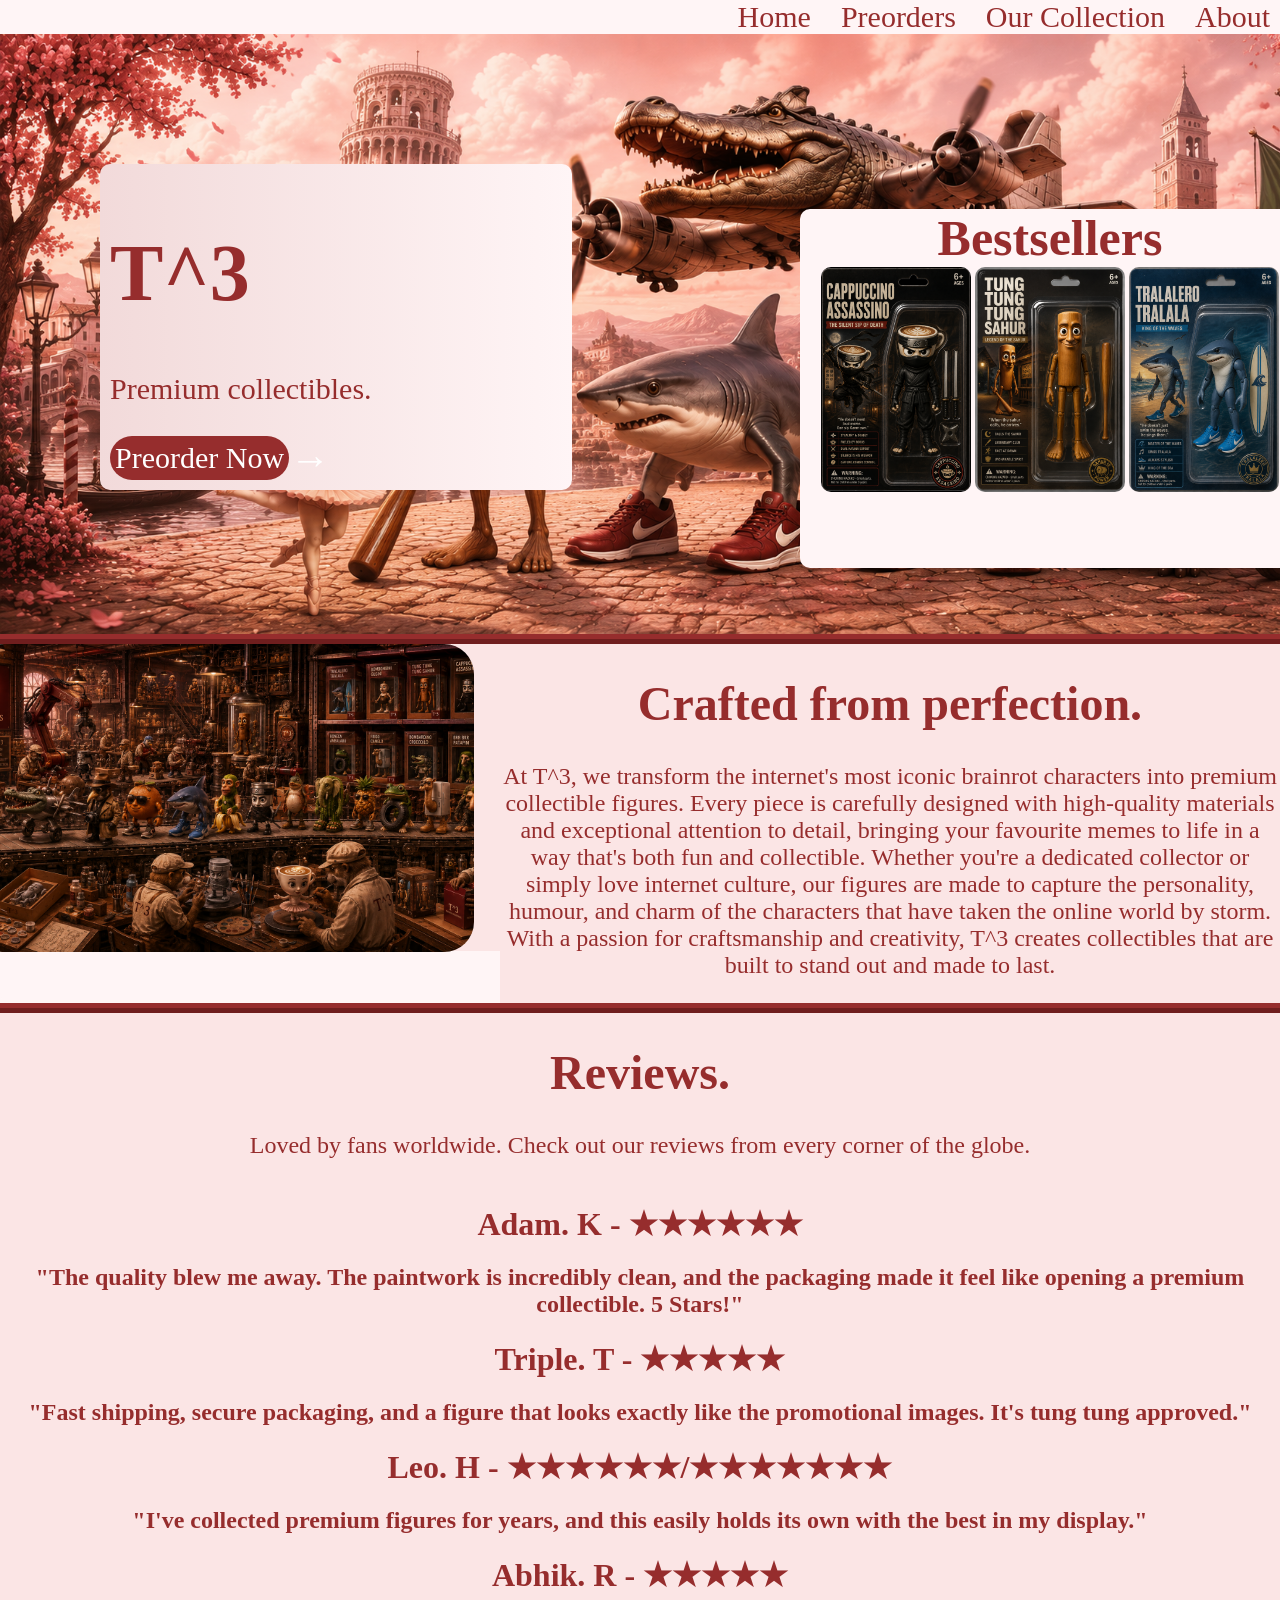
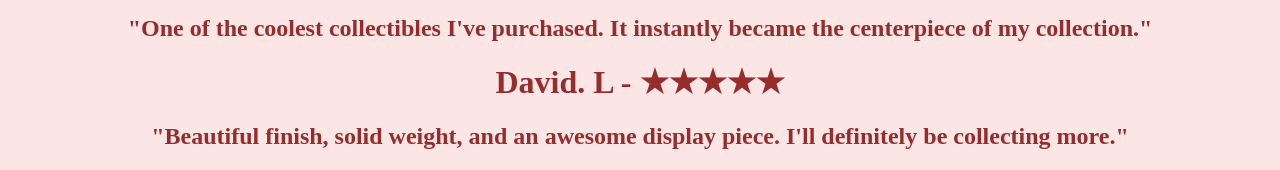
<file: index.html>
<!DOCTYPE html>
<html>
<head>
   <title>Page Title</title>
   <link rel="stylesheet" href="style.css">
</head>
<body>
   <nav>
       <div class="navbuttons">
            <a href="index.html">Home</a>
           <a href="order.html">Preorders</a>
           <a href="collection.html">Our Collection</a>
           <a href="about.html">About</a>
       </div>
   </nav>
   <div class="maincontainer">
    <img src="images/T^3 homepage banner.png">
       <div class="headers">
           <h1>T^3</h1>
            <p>Premium collectibles.</p> 
            <div class="buttonanimation">
            <a href="order.html">Preorder Now </a>
             <div class="arrowanimation">→</div>
           </div>
        </div>
   </div> 
   <div class="divider"></div>
   <div class="divider2"></div>
      <div class="bestsellers">
         <div class="bestsellersection">
         <div class="bestsellertitle">Bestsellers</div>
         <div class="bestsellercards">
         <img src="images/cappuccino assassino.png">
         <img src="images/triple t figure card.png">
         <img src="images/tralalero figure card.png">
         </div>   
         </div>
         <div class="blurb">
         <h1>Crafted from perfection.</h1>
         <p>At T^3, we transform the internet's most iconic brainrot characters into premium collectible figures. Every piece is carefully designed with high-quality materials and exceptional attention to detail, bringing your favourite memes to life in a way that's both fun and collectible. Whether you're a dedicated collector or simply love internet culture, our figures are made to capture the personality, humour, and charm of the characters that have taken the online world by storm. With a passion for craftsmanship and creativity, T^3 creates collectibles that are built to stand out and made to last.
         </p>
         </div>
         <div class="coloursquare"><img src="images/t^3 factory 2.png"></div>
      </div>
         <div class="divider"></div>
         <div class="divider2"></div>
      <div class="reviewscontainer">
      <div class="reviews">
         <h1>Reviews.</h1>
         <p>Loved by fans worldwide. Check out our reviews from every corner of the globe.</p>
      </div>
      <div class="reviewcards">
         <div class="adamkwok">
         <h1>Adam. K - ★★★★★★</h1>
         <h2>"The quality blew me away. The paintwork is incredibly clean, and the packaging made it feel like opening a premium collectible. 5 Stars!"</h2>
         </div>

         <div class="tripletung">
         <h1>Triple. T - ★★★★★</h1>
         <h2>"Fast shipping, secure packaging, and a figure that looks exactly like the promotional images. It's tung tung approved."</h2>
         </div>

         <div class="leohyink">
         <h1>Leo. H - ★★★★★★/★★★★★★★</h1>
         <h2>"I've collected premium figures for years, and this easily holds its own with the best in my display."</h2>
         </div>

         <div class="abhik">
         <h1>Abhik. R - ★★★★★</h1>
         <h2>"One of the coolest collectibles I've purchased. It instantly became the centerpiece of my collection."</h2>
         </div>

         <div class="david">
         <h1>David. L - ★★★★★</h1>
         <h2>"Beautiful finish, solid weight, and an awesome display piece. I'll definitely be collecting more."</h2>
         </div>
      </div>
      </div>
   <script src="script.js"></script>
</body>
</html>
</file>
<file: style.css>
body {
   margin: 0px;
   background-color: #FFF5F6;
}


nav {
   background-color: #FFF5F6;
}


.navbuttons {
   display: flex;
   justify-content: end;
   gap: 30px;
   margin-right: 10px;
   font-size: x-large;
}

nav a {
   text-decoration: none;
   font-family: 'Bodoni Moda', serif;
   color: rgb(150, 45, 45);
}


/*NAVBAR///////////////NAVBAR///////////////NAVBAR///////////////NAVBAR*/
/*NAVBAR///////////////NAVBAR///////////////NAVBAR///////////////NAVBAR*/
/*MAINBODY///////////////MAINBODY///////////////MAINBODY///////////////MAINBODY*/
/*MAINBODY///////////////MAINBODY///////////////MAINBODY///////////////MAINBODY*/
.maincontainer {
   display: grid;
       grid-template-columns: auto auto;
       grid-template-rows: auto auto;
       background-color: #FFF5F6;
}
.maincontainer img {
    width: 1500px;
}

.headers {
   font-family: 'Bodoni Moda', serif;
   color: rgb(150, 45, 45);
   position: absolute;
   padding: 10px;
   padding-right: 200px;
   background-image: linear-gradient(to right, rgb(242, 218, 218), #fff5f6);
   margin-top: 130px;
   margin-left: 100px;
   font-size: 40px;
   border-radius: 10px;
}

.headers p , a {
   font-size: 30px;
   display: flex;
}

.headers a {
   background-color: rgb(150, 45, 45);
   text-decoration: none;
   color: white;
   padding: 5px;
   border-radius: 30px;
   transition: 0.5s;
}

.headers a:hover {
   background-color: rgb(88, 26, 26);
   transition: 0.5s;
   padding-right: 48px;
   color: white;
}

.buttonanimation {
   display: flex;
   flex-direction: row;
}

.arrowanimation {
   position: absolute;
   visibility: visible;
   transform: translate(180px);
   color: white;
}

.bestsellers {
   background-color: #FFF5F6;
   text-align: center;
   border-radius: 10px;
   display: grid;
   grid-template-columns: 500px auto;
}

.bestsellertitle {
   color: rgb(150, 45, 45);
   font-family: 'Bodoni Moda', serif;
   font-size: 50px;
   font-weight: bold;
}

.bestsellercards img{
   width: 30%;
   border-radius: 10px;
}

.bestsellersection {
   background-color:#fff5f6;
   padding-bottom: 10px;
   border-radius: 10px;
   transform: translate(800px, -435px);
}

.divider {
   background-color: rgb(150, 45, 45);
   height: 5px;
}

.divider2 {
   background-color: rgb(111, 30, 30);
   height: 5px;
}

.blurb {
   color: rgb(150, 45, 45);
   font-size: x-large;
   font-family: 'Bodoni Moda', serif;
   background-color: #fbe5e5;
}

.coloursquare {
   background-color: #fbe5e5;
   height: 307.5px;
   width: 500px;
   grid-column-start: 1;
   position: absolute;
}

.coloursquare img {
   width: 500px;
   height: 308px;
   object-fit: cover;
   margin-left: -52px;
   border-radius: 30px;
}

.reviewscontainer {
   display: grid;
   grid-template-columns: auto;
   background-color: #fbe5e5;

}

.reviews {
   font-size: x-large;
   color: rgb(150, 45, 45);
   grid-column: 1;
   text-align: center;
}

.reviewcards {
   color: rgb(150, 45, 45);
   text-align: center;
}
</file>
